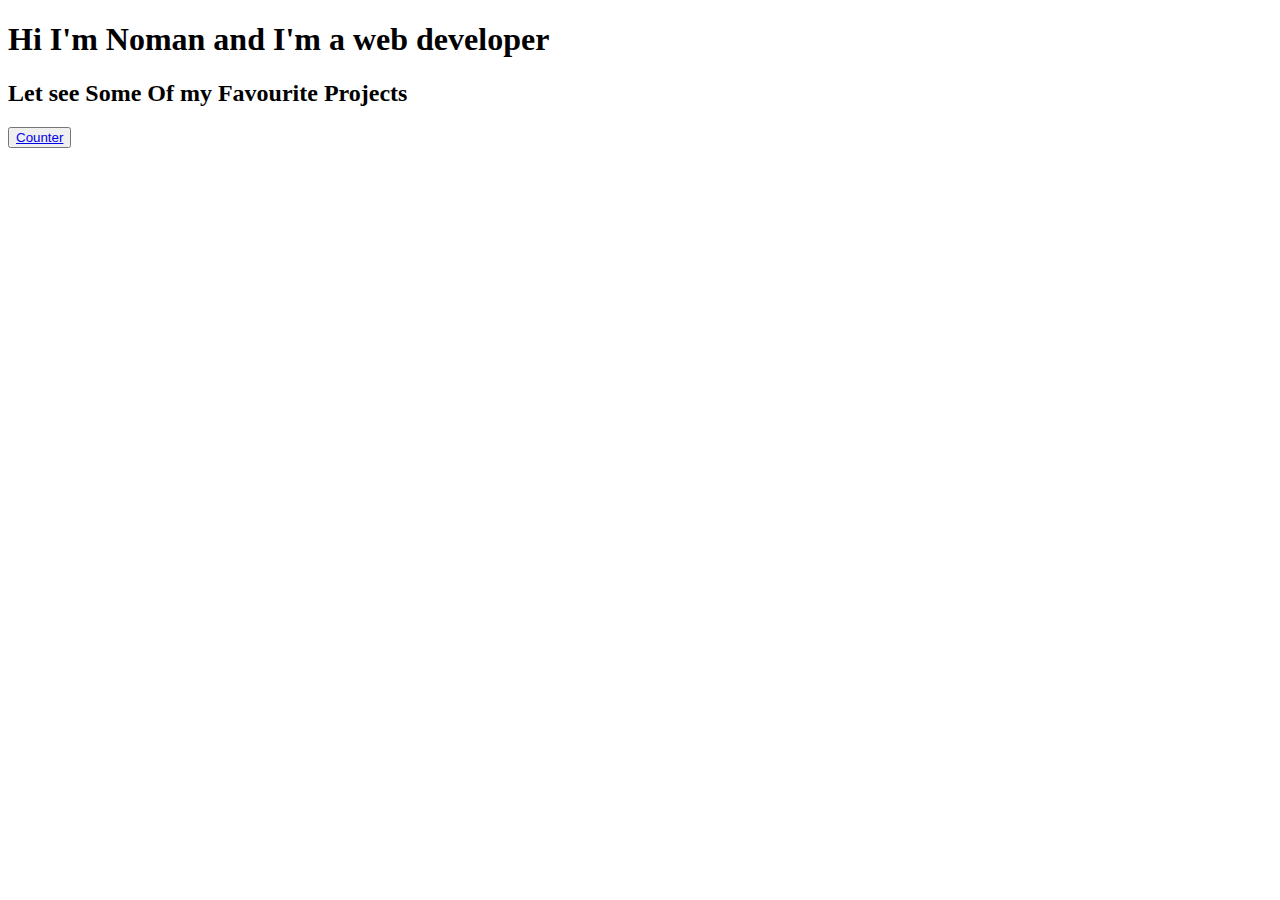
<file: Index.html>
<!DOCTYPE html>
<html lang="en">
<head>
    <meta charset="UTF-8">
    <meta http-equiv="X-UA-Compatible" content="IE=edge">
    <meta name="viewport" content="width=device-width, initial-scale=1.0">
    <title>Main Landing Page</title>
</head>
<body>
    <h1>Hi I'm Noman and I'm a web developer</h1>
    <h2>Let see Some Of my Favourite Projects</h2>
    <button>
        <a href="/Counter/index.html"> Counter </a>
    </button>
    <a href="/Blurry Loading/index.html"></a>
</body>
</html>
</file>
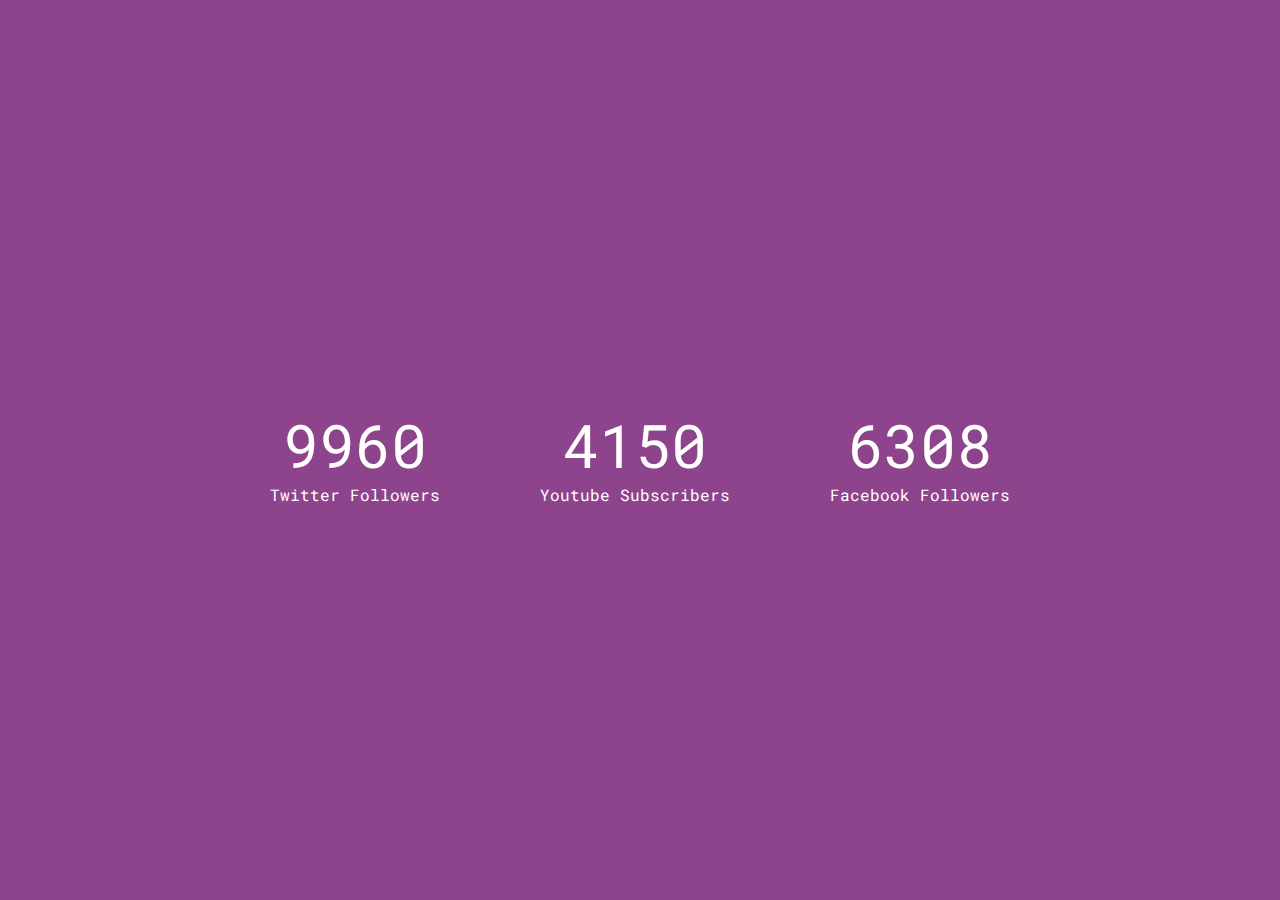
<file: Projects/Counter/index.html>
<!DOCTYPE html>
<html lang="en">
  <head>
    <meta charset="UTF-8" />
    <meta name="viewport" content="width=device-width, initial-scale=1.0" />
    <link rel="stylesheet" href="https://cdnjs.cloudflare.com/ajax/libs/font-awesome/5.14.0/css/all.min.css" integrity="sha512-1PKOgIY59xJ8Co8+NE6FZ+LOAZKjy+KY8iq0G4B3CyeY6wYHN3yt9PW0XpSriVlkMXe40PTKnXrLnZ9+fkDaog==" crossorigin="anonymous" />
    <link rel="stylesheet" href="style.css" />
    <title>Increment Counter</title>
  </head>
  <body>
    <div class="counter-container">
      <i class="fab fa-twitter fa-3x"></i>
      <div class="counter" data-target="12000"></div>
      <span>Twitter Followers</span>
    </div>
    <div class="counter-container">
      <i class="fab fa-youtube fa-3x"></i>
      <div class="counter" data-target="5000"></div>
      <span>Youtube Subscribers</span>
    </div>
    <div class="counter-container">
      <i class="fab fa-facebook fa-3x"></i>
      <div class="counter" data-target="7500"></div>
      <span>Facebook Followers</span>
    </div>
    <script src="script.js"></script>
  </body>
</html>
</file>
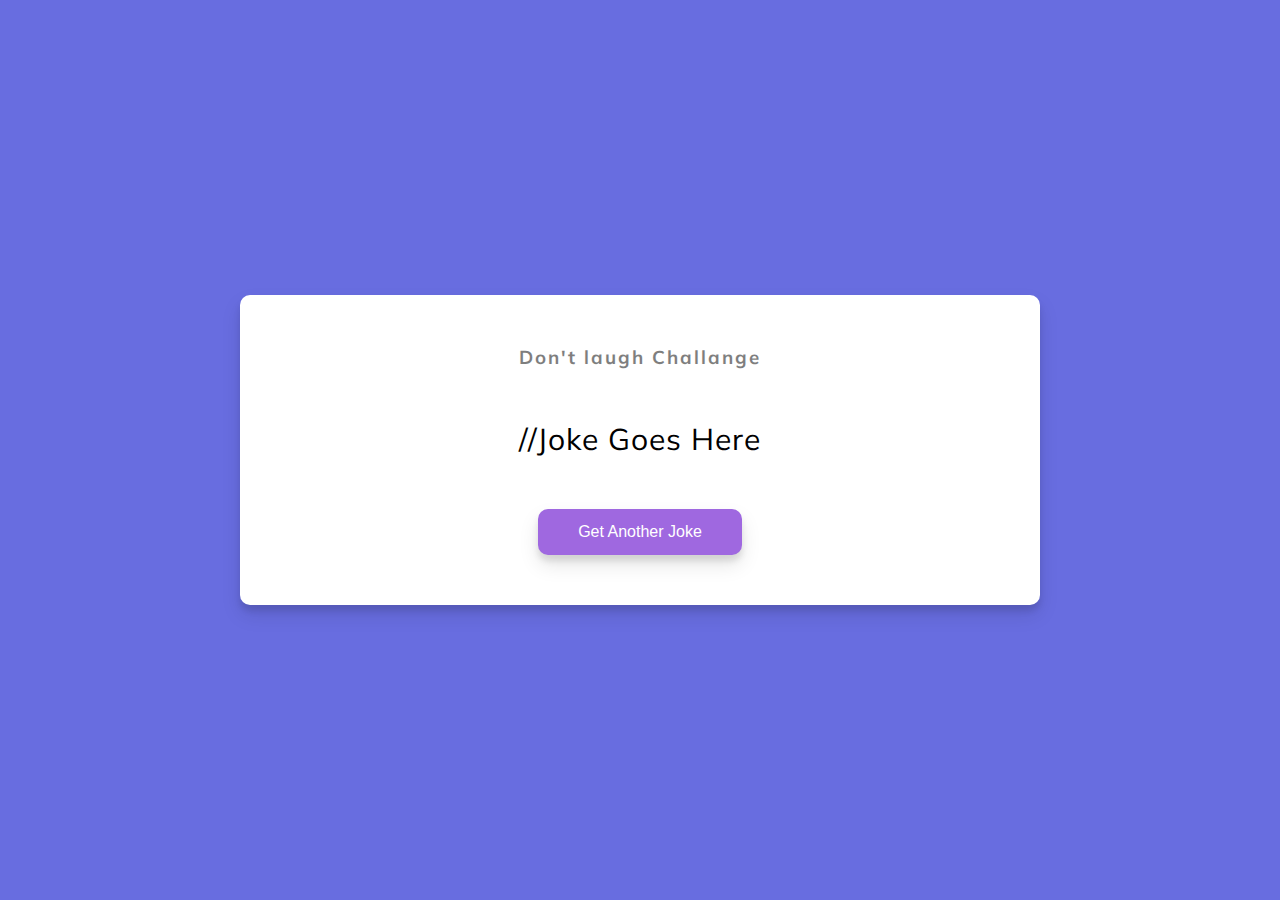
<file: Projects/Dad Jokes/index.html>
<!DOCTYPE html>
<html lang="en">

<head>
    <meta charset="UTF-8">
    <meta http-equiv="X-UA-Compatible" content="IE=edge">
    <meta name="viewport" content="width=device-width, initial-scale=1.0">
    <link rel="stylesheet" href="style.css">
    <title>Dad Jokes</title>
</head>

<body>
    <div class="container">
        <h3>Don't laugh Challange</h3>
        <div class="joke" id="joke">
            //Joke Goes Here
        </div>
        <button id="jokeBtn" class="btn">Get Another Joke</button>
    </div>
    <script src="main.js"></script>
</body>

</html>
</file>
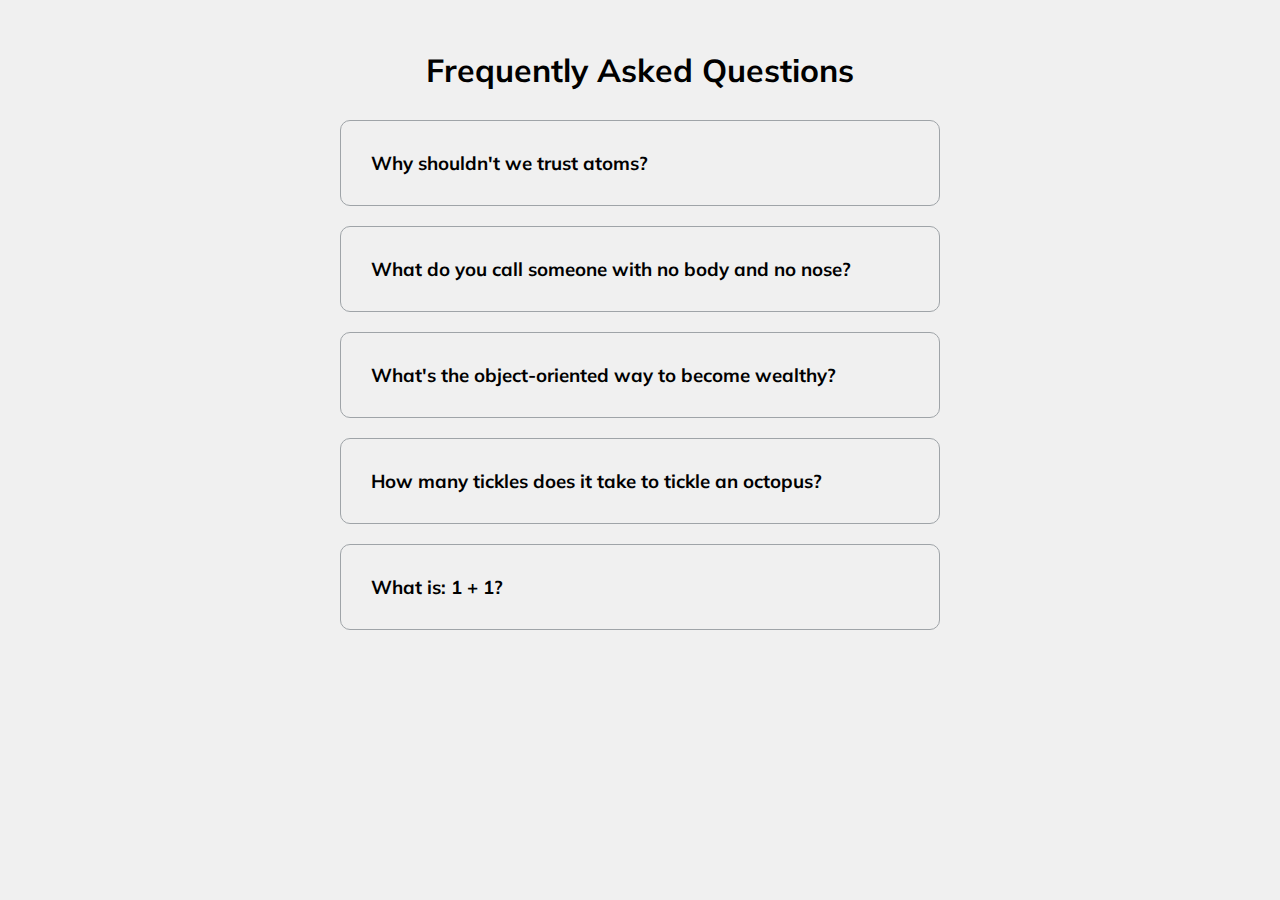
<file: Projects/FAQ/index.html>
<!DOCTYPE html>
<html lang="en">
  <head>
    <meta charset="UTF-8" />
    <meta name="viewport" content="width=device-width, initial-scale=1.0" />
    <link rel="stylesheet" href="https://cdnjs.cloudflare.com/ajax/libs/font-awesome/5.14.0/css/all.min.css" integrity="sha512-1PKOgIY59xJ8Co8+NE6FZ+LOAZKjy+KY8iq0G4B3CyeY6wYHN3yt9PW0XpSriVlkMXe40PTKnXrLnZ9+fkDaog==" crossorigin="anonymous" />
    <link rel="stylesheet" href="style.css" />
    <title>FAQ</title>
  </head>
  <body>
    <h1>Frequently Asked Questions</h1>
    <div class="faq-container">
      <div class="faq">
        <h3 class="faq-title">
          Why shouldn't we trust atoms?
        </h3>

        <p class="faq-text">
          They make up everything
        </p>

        <button class="faq-toggle">
          <i class="fas fa-chevron-down"></i>
          <i class="fas fa-times"></i>
        </button>
      </div>

      <div class="faq">
        <h3 class="faq-title">
          What do you call someone with no body and no nose?
        </h3>
        <p class="faq-text">
          Nobody knows.
        </p>
        <button class="faq-toggle">
          <i class="fas fa-chevron-down"></i>
          <i class="fas fa-times"></i>
        </button>
      </div>
      
      <div class="faq">
        <h3 class="faq-title">
          What's the object-oriented way to become wealthy?
        </h3>
        <p class="faq-text">
          Inheritance.
        </p>
        <button class="faq-toggle">
          <i class="fas fa-chevron-down"></i>
          <i class="fas fa-times"></i>
        </button>
      </div>
      
      <div class="faq">
        <h3 class="faq-title">
          How many tickles does it take to tickle an octopus?
        </h3>
        <p class="faq-text">
          Ten-tickles!
        </p>
        <button class="faq-toggle">
          <i class="fas fa-chevron-down"></i>
          <i class="fas fa-times"></i>
        </button>
      </div>
      
      <div class="faq">
        <h3 class="faq-title">
          What is: 1 + 1?
        </h3>
        <p class="faq-text">
          Depends on who are you asking.
        </p>
        <button class="faq-toggle">
          <i class="fas fa-chevron-down"></i>
          <i class="fas fa-times"></i>
        </button>
      </div>
    </div>
    <script src="script.js"></script>
  </body>
</html>
</file>
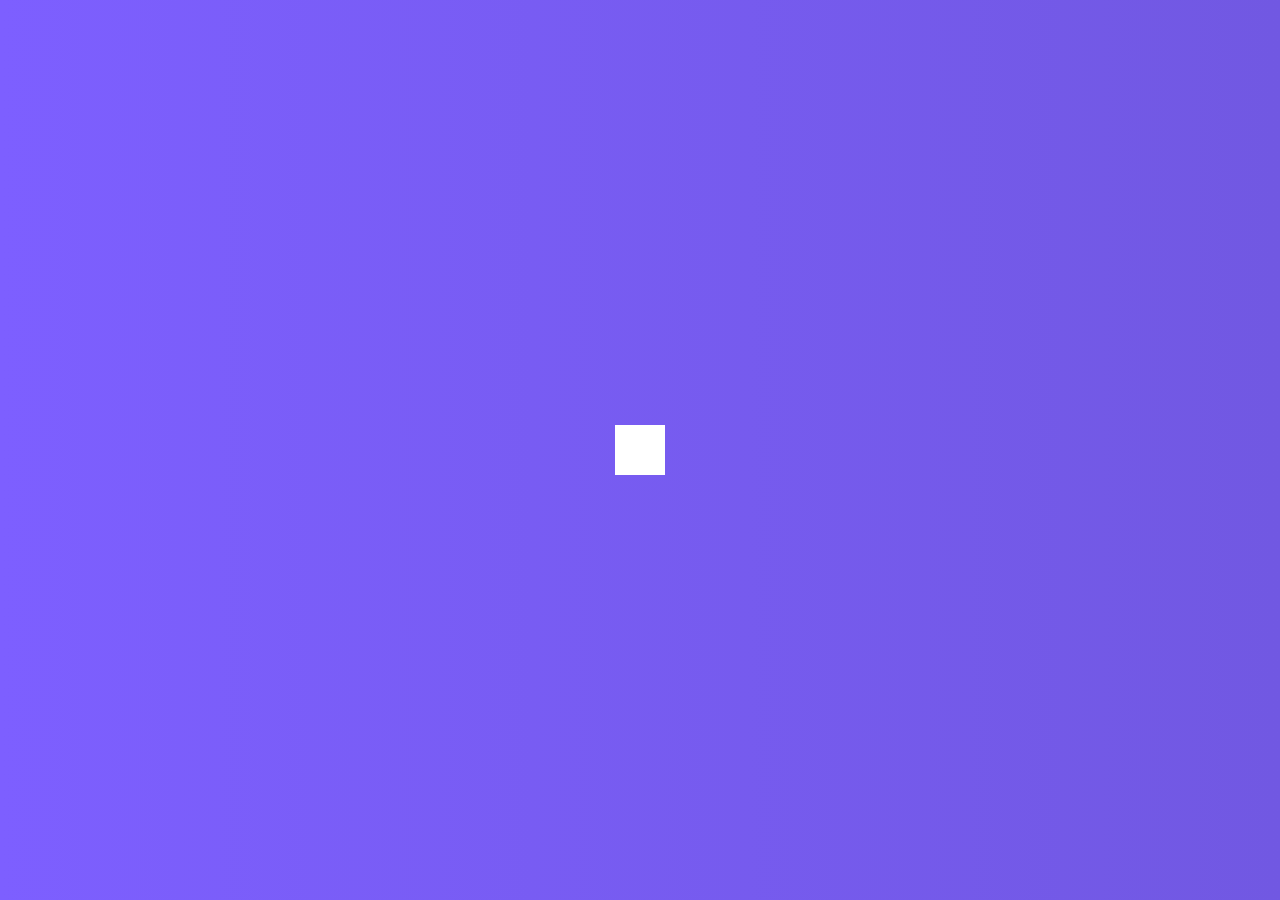
<file: Projects/Hidden Search Bar/index.html>
<!DOCTYPE html>
<html lang="en">
<head>
    <meta charset="UTF-8">
    <meta http-equiv="X-UA-Compatible" content="IE=edge">
    <meta name="viewport" content="width=device-width, initial-scale=1.0">
    <title>Hidden Search Bar</title>
    <link rel="stylesheet" href="https://cdnjs.cloudflare.com/ajax/libs/font-awesome/5.14.0/css/all.min.css" integrity="sha512-1PKOgIY59xJ8Co8+NE6FZ+LOAZKjy+KY8iq0G4B3CyeY6wYHN3yt9PW0XpSriVlkMXe40PTKnXrLnZ9+fkDaog==" crossorigin="anonymous" />
    <link rel="stylesheet" href="style.css">
</head>
<body>
    <div class="search">
        <input type="text" class="input" placeholder="Search..">
        <button class="btn">
            <i class="fa fa-search"></i>
        </button>
    </div>

    <script src="main.js"></script>
</body>
</html>
</file>
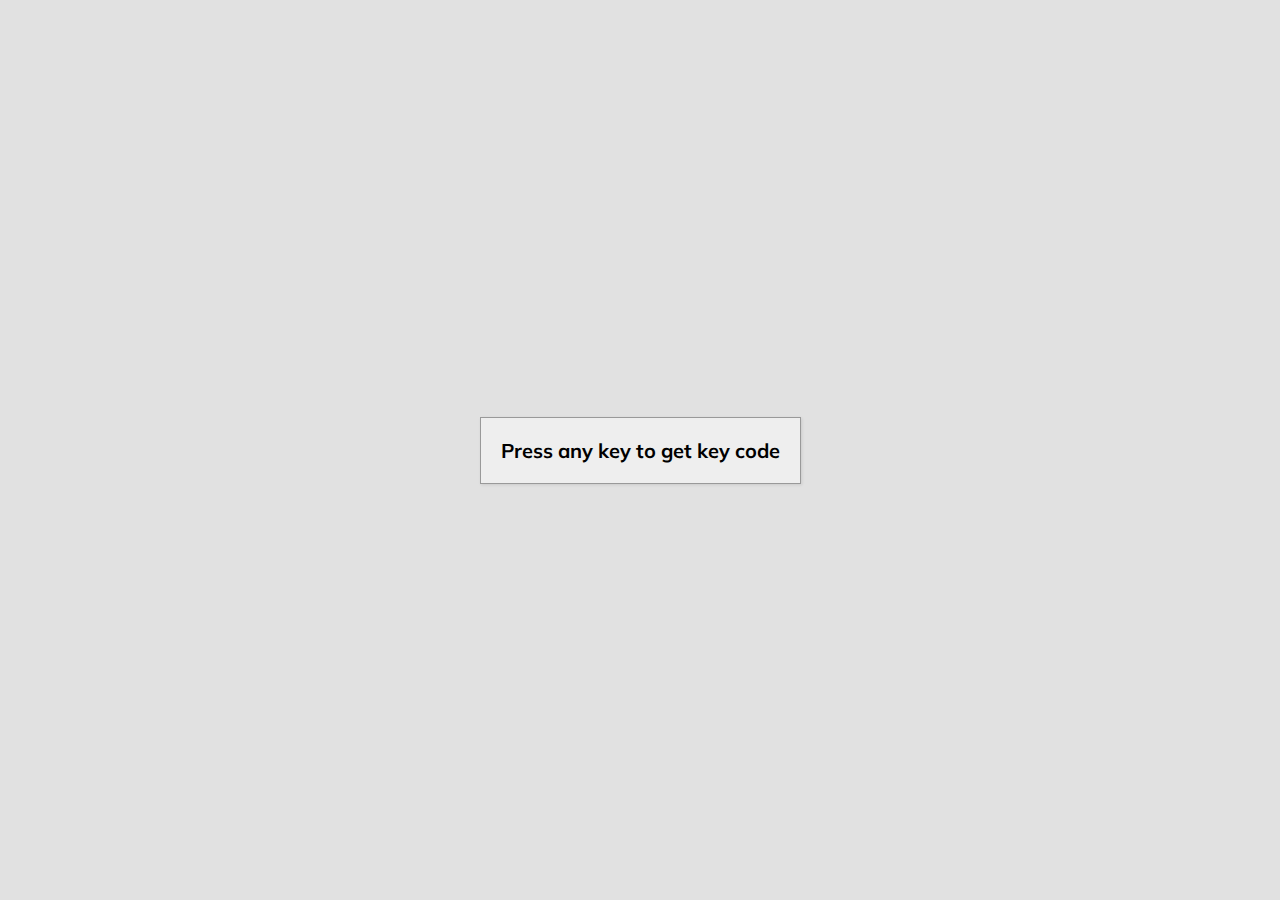
<file: Projects/Keycode/index.html>
<!DOCTYPE html>
<html lang="en">
<head>
    <meta charset="UTF-8">
    <meta http-equiv="X-UA-Compatible" content="IE=edge">
    <meta name="viewport" content="width=device-width, initial-scale=1.0">
    <title>Event keyCodes</title>
    <link rel="stylesheet" href="styl.css">
</head>
<body>
    <div class="insert" id="insert">
        <div class="key">
            Press any key to get key code
        </div>
    </div>


    <script src="main.js"></script>
</body>
</html>
</file>
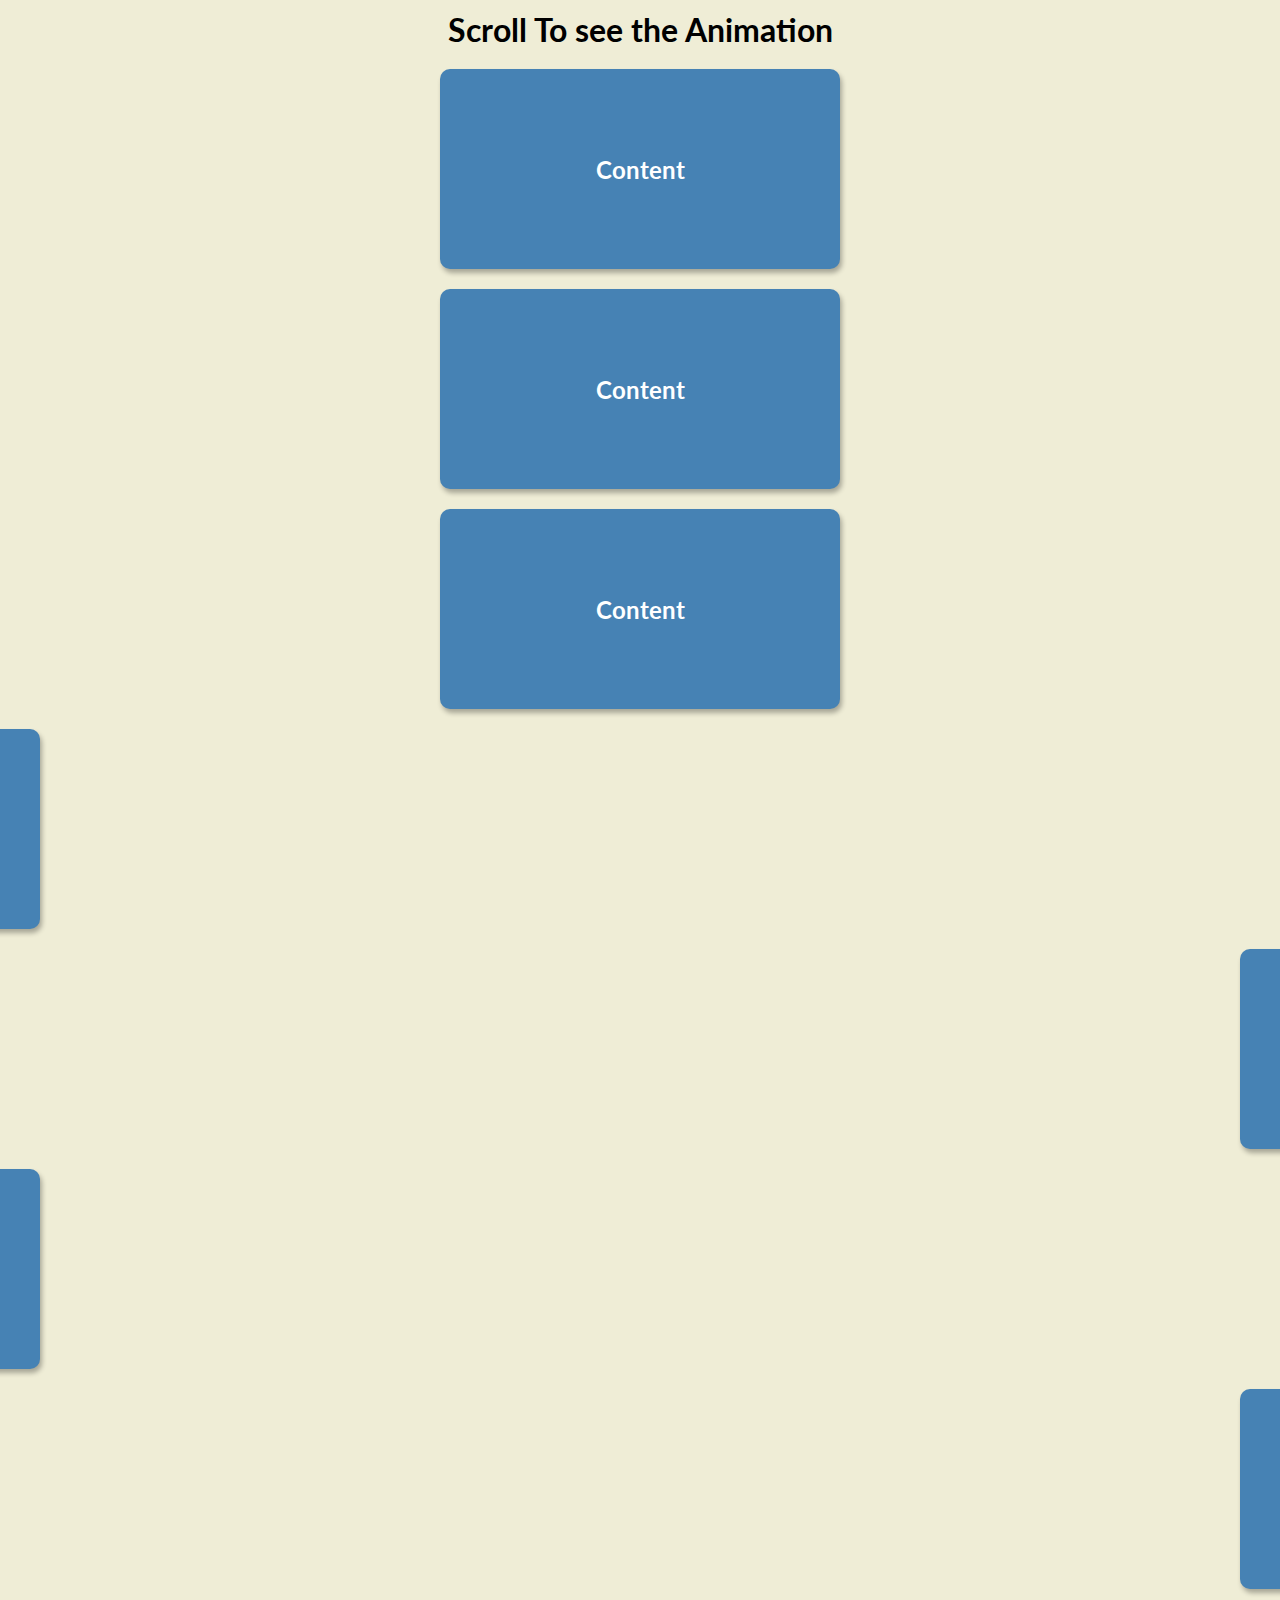
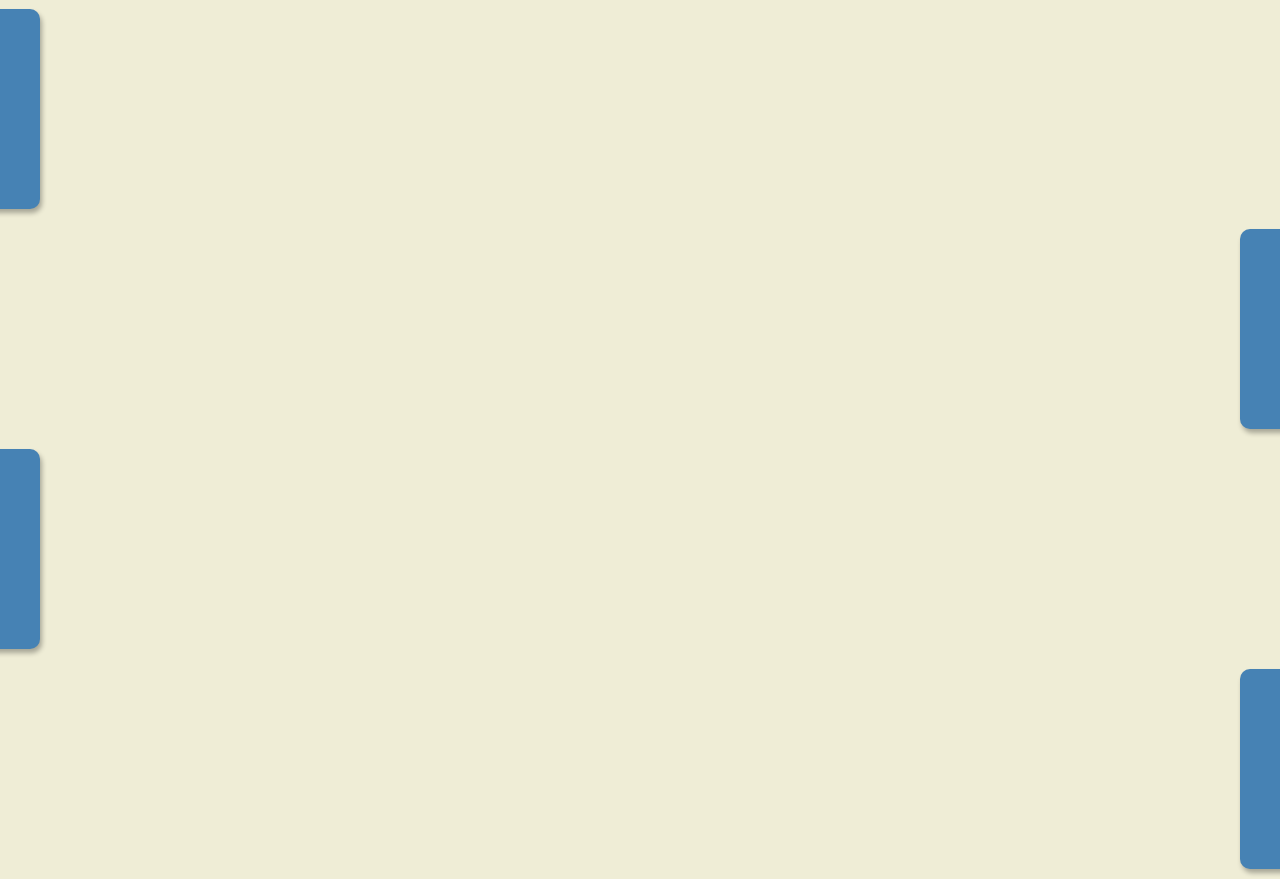
<file: Projects/Sliding Animation/index.html>
<!DOCTYPE html>
<html lang="en">
<head>
    <meta charset="UTF-8">
    <meta http-equiv="X-UA-Compatible" content="IE=edge">
    <meta name="viewport" content="width=device-width, initial-scale=1.0">
    <title>Scroll Animation</title>
    <link rel="stylesheet" href="https://cdnjs.cloudflare.com/ajax/libs/font-awesome/5.14.0/css/all.min.css" integrity="sha512-1PKOgIY59xJ8Co8+NE6FZ+LOAZKjy+KY8iq0G4B3CyeY6wYHN3yt9PW0XpSriVlkMXe40PTKnXrLnZ9+fkDaog==" crossorigin="anonymous" />
    <link rel="stylesheet" href="styl.css">
</head>
<body>

    <h1>Scroll To see the Animation</h1>
    <div class="box"><h2>Content</h2></div>
    <div class="box"><h2>Content</h2></div>
    <div class="box"><h2>Content</h2></div>
    <div class="box"><h2>Content</h2></div>
    <div class="box"><h2>Content</h2></div>
    <div class="box"><h2>Content</h2></div>
    <div class="box"><h2>Content</h2></div>
    <div class="box"><h2>Content</h2></div>
    <div class="box"><h2>Content</h2></div>
    <div class="box"><h2>Content</h2></div>
    <div class="box"><h2>Content</h2></div>

    <script src="main.js"></script>
</body>
</html>
</file>
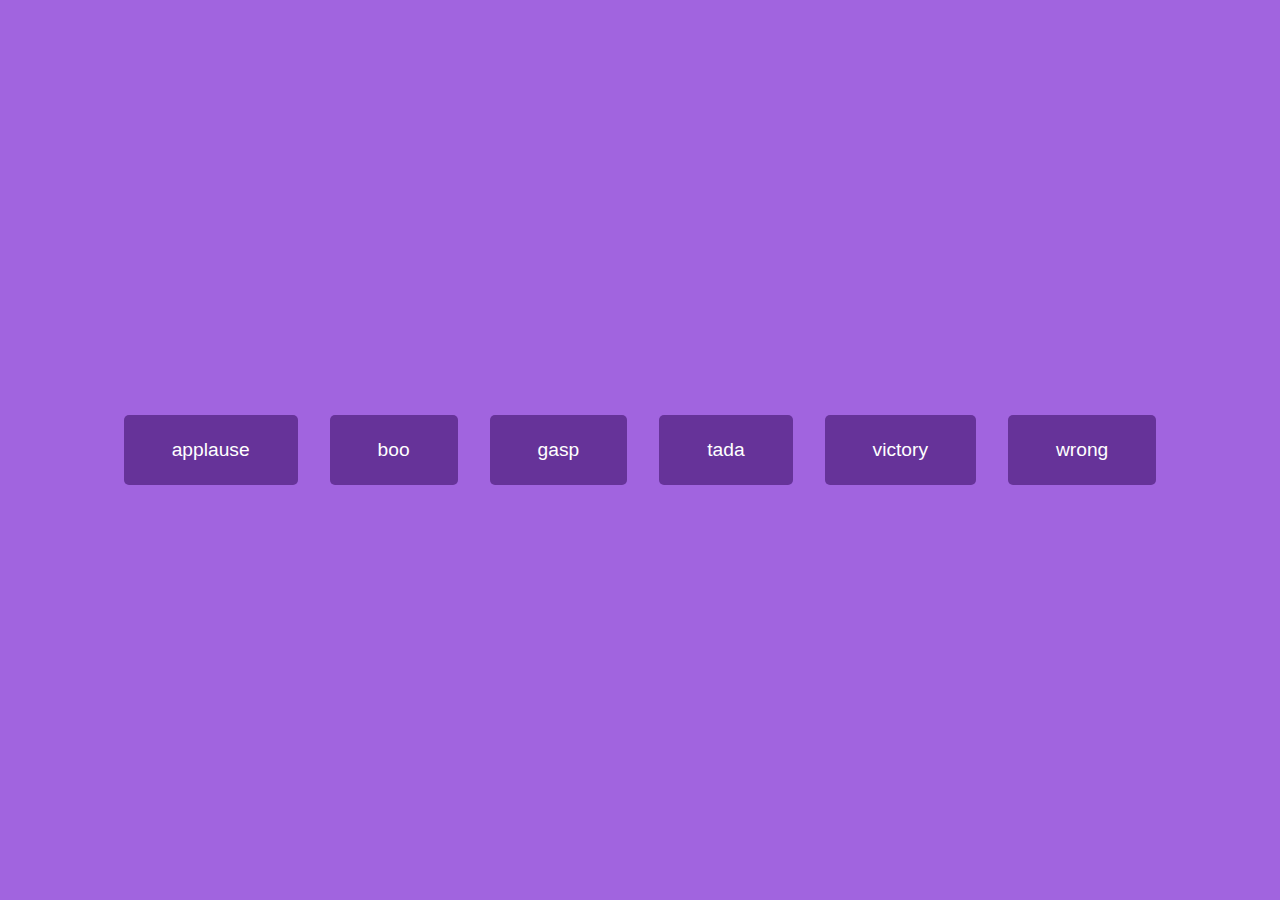
<file: Projects/Sound Board/index.html>
<!DOCTYPE html>
<html lang="en">

<head>
    <meta charset="UTF-8">
    <meta http-equiv="X-UA-Compatible" content="IE=edge">
    <meta name="viewport" content="width=device-width, initial-scale=1.0">
    <link rel="stylesheet" href="style.css">
    <title>Sound Board</title>
</head>

<body>
    <audio src="sounds/applause.mp3" id="applause"></audio>
    <audio src="sounds/boo.mp3" id="boo"></audio>
    <audio src="sounds/gasp.mp3" id="gasp"></audio>
    <audio src="sounds/tada.mp3" id="tada"></audio>
    <audio src="sounds/victory.mp3" id="victory"></audio>
    <audio src="sounds/wrong.mp3" id="wrong"></audio>

    <div id="buttons"></div>

    <script src="main.js"></script>
</body>

</html>
</file>
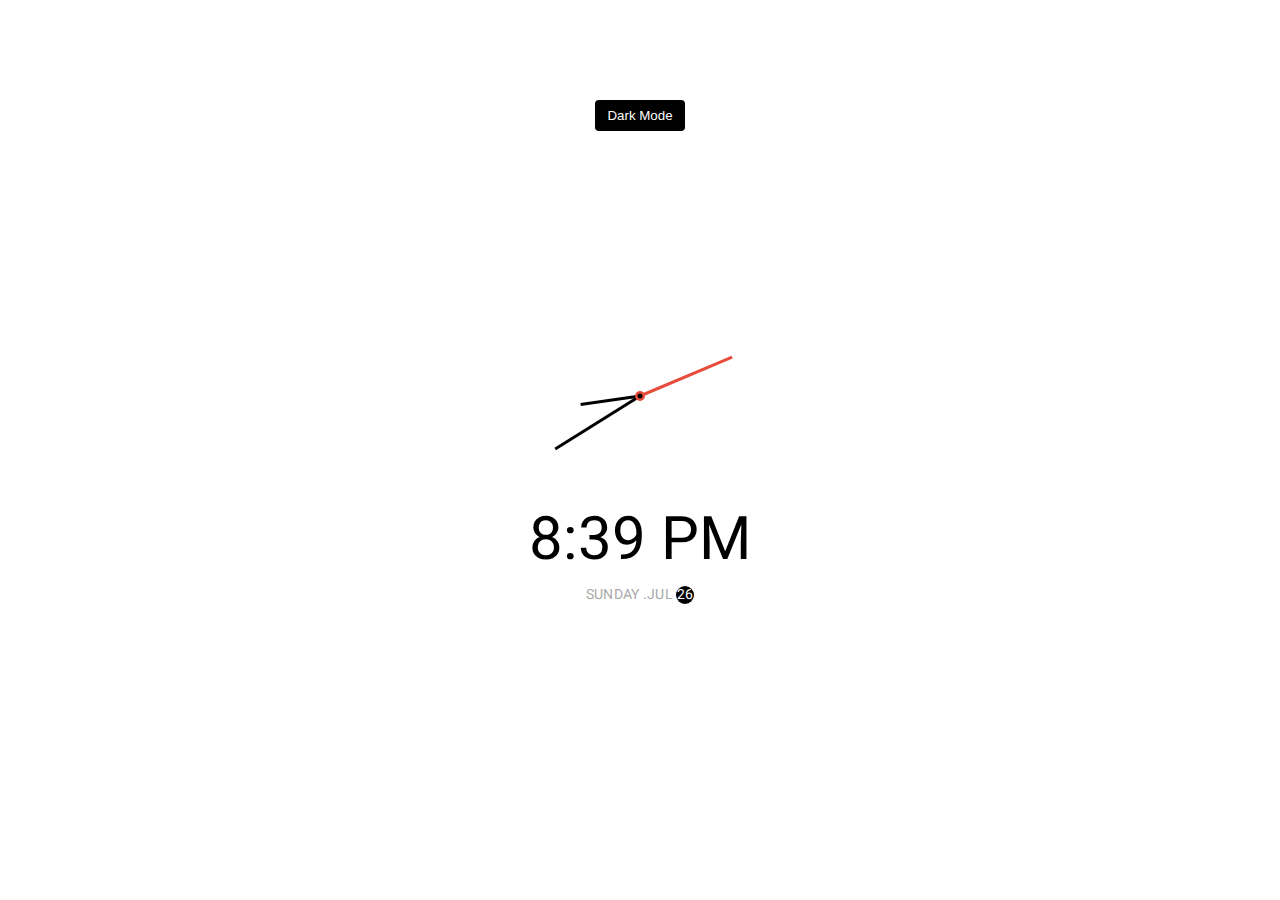
<file: Projects/Theme Clock/index.html>
<!DOCTYPE html>
<html lang="en">
  <head>
    <meta charset="UTF-8" />
    <meta name="viewport" content="width=device-width, initial-scale=1.0" />
    <link rel="stylesheet" href="https://cdnjs.cloudflare.com/ajax/libs/font-awesome/5.14.0/css/all.min.css" integrity="sha512-1PKOgIY59xJ8Co8+NE6FZ+LOAZKjy+KY8iq0G4B3CyeY6wYHN3yt9PW0XpSriVlkMXe40PTKnXrLnZ9+fkDaog==" crossorigin="anonymous" />
    <link rel="stylesheet" href="style.css" />
    <title>Theme Clock</title>
  </head>
  <body>
    <button class="toggle">
      Dark Mode
    </button>
    <div class="clock-container">
      <div class="clock">
        <div class="needle hour"></div>
        <div class="needle minute"></div>
        <div class="needle second"></div>
        <div class="center-point"></div>
      </div>
      <div class="time"></div>
      <div class="date"> <span class="circle"></span></div>
    </div>
    <script src="script.js"></script>
  </body>
</html>
</file>
<file: Projects/Counter/style.css>
@import url('https://fonts.googleapis.com/css?family=Roboto+Mono&display=swap');

* {
  box-sizing: border-box;
}

body {
  font-family: 'Roboto Mono', sans-serif;
  background-color: #8e448d;
  color: white;
  display: flex;
  align-items: center;
  justify-content: center;
  height: 100vh;
  overflow: hidden;
  margin: 0;
}
.counter-container{
    display: flex;
    flex-direction: column;
    justify-content: center;
    margin: 30px 50px;
    text-align: center;
}
.counter{
    font-size: 60px;
    margin-top: 10px;
}
@media (max-width: 580px){
    body{
        flex-direction: column;
    }
}
</file>
<file: Projects/Dad Jokes/style.css>
@import url('https://fonts.googleapis.com/css?family=Muli&display=swap');

* {
  box-sizing: border-box;
}

body {
  font-family: 'Muli', sans-serif;
  background-color: #686de0;
  display: flex;
  justify-content: center;
  align-items: center;
  height: 100vh;
  overflow: hidden;
  margin: 0;
  padding: 20px;
}
.container{
    background-color: #fff;
    border-radius: 10px;
    box-shadow: 0 10px 20px rgba(0,0,0,0.1), 0 6px 6px rgba(0,0,0,0.1);
    padding: 50px 20px;
    text-align: center;
    max-width: 100%;
    width: 800px;
}
h3{
    margin: 0;
    opacity: 0.5;
    letter-spacing: 2px;

}
.joke{
    font-size: 30px;
    letter-spacing: 1px;
    line-height: 40px;
    margin: 50px auto;
    max-width: 600px;
}
.btn{
    background-color: #9f68e0;
    border: none;
    border-radius: 10px;
    color: white;
    box-shadow: 0 10px 20px rgba(0,0,0,0.1), 0 6px 6px rgba(0,0,0,0.1);
    padding: 14px 40px;
    font-size: 16px;
    cursor: pointer;
}
.btn:active{
    transform: scale(0.95);
}
.btn:focus{
    outline: none;
}
</file>
<file: Projects/FAQ/style.css>
@import url('https://fonts.googleapis.com/css?family=Muli&display=swap');

* {
  box-sizing: border-box;
}

body {
  font-family: 'Muli', sans-serif;
  background-color: #f0f0f0;
}
h1{
    margin: 50px 0 30px;
    text-align: center;
}
.faq-container{
    max-width: 600px;
    margin: 0 auto;
}
.faq{
    background-color: transparent;
    border: 1px solid #9fa4a8;
    border-radius: 10px;
    margin: 20px 0;
    padding: 30px;
    position: relative;
    overflow: hidden;
    transition: 0.3s ease;
}
.faq.active{
    background-color: white;
    box-shadow: 0 3px 6px rgba(0, 0, 0, 0.1), 0 3px 6px rgba(0, 0, 0, 0.1);
}
.faq.active::before, .faq.active::after{
    content: "\f075";
    font-family: 'Font Awesome 5 Free';
    color: #2ecc71;
    font-size: 7rem;
    position: absolute;
    opacity: 0.2;
    top: 20px;
    left: 20px;
    z-index: 0;
}
.faq.active::before{
    color: #3498db;
    top: -10px;
    left: -30px;
    transform: rotateY(180deg);
}
.faq-title{
    margin: 0 35px 0 0;

}
.faq-text{
    display: none;
    margin: 30px 0 0;
}
.faq.active .faq-text{
    display: block;
}
.faq-toggle{
    background-color: transparent;
    border: none;
    cursor: pointer;
    display: flex;
    align-items: center;
    justify-content: center;
    font-size: 16px;
    padding: 0;
    position: absolute;
    border-radius: 50%;
    top: 30px;
    right: 30px;
    height: 30px;
    width: 30px;
}
.faq-toggle .fa-times{
    display: none;
}
.faq.active .faq-toggle .fa-times{
    display: block;
    color: white;
}
.faq.active .faq-toggle .fa-chevron-down{
    display: none;
}
.faq-toggle:focus{
    outline: none;
}
.faq.active .faq-toggle{
    background-color: #9fa4a8;
}
</file>
<file: Projects/Hidden Search Bar/style.css>
@import url('https://fonts.googleapis.com/css?family=Lato&display=swap');

* {
  box-sizing: border-box;
}

body {
    background-image: linear-gradient(90deg, #7d5fff, #7158e2);
  font-family: 'Lato', sans-serif;
  display: flex;
  align-items: center;
  justify-content: center;
  height: 100vh;
  overflow-x: hidden;
  margin: 0;
}
.search{
    position: relative;
    height: 50px;
}
.search .input{
    background: white;
    border: 0;
    font-size: 18px;
    font-size: 15px;
    height: 50px;
    width: 50px;
    transition: width 0.3s ease;
}
.btn{
    background-color: white;
    border: 0;
    cursor: pointer;
    font-size: 24px;
    position: absolute;
    top: 0;
    left: 0;
    height: 50px;
    width: 50px;
    transition: transform 0.3s ease;
}
.btn:focus, .input:focus{
    outline: none
}
.search.active .input{
    width: 200px;
}
.search.active .btn{
    transform: translateX(198px);
}
</file>
<file: Projects/Keycode/styl.css>
@import url('https://fonts.googleapis.com/css?family=Muli&display=swap');

* {
  box-sizing: border-box;
}

body {
  background-color: #e1e1e1;
  font-family: 'Muli', sans-serif;
  display: flex;
  align-items: center;
  justify-content: center;
  margin: 0;
  height: 100vh;
  overflow-x: hidden;
  text-align: center;
}
.key{
  border: 1px solid #999;
  background-color: #eee;
  box-shadow: 1px 1px 3px rgba(0, 0, 0, 0.1);
  display: inline-flex;
  align-items: center;
  font-size: 20px;
  padding: 20px;
  font-weight: bold;
  flex-direction: column;
  margin: 10px;
  min-width: 150px;
  position: relative;
}
.key small{
  position: absolute;
  top: -24px;
  left: 0;
  text-align: center;
  width: 100%;
  color: #555;
  font-size: 14px;
}
</file>
<file: Projects/Sliding Animation/styl.css>
@import url('https://fonts.googleapis.com/css?family=Lato&display=swap');

* {
  box-sizing: border-box;
}

body {
  background-color: #efedd6;
  font-family: 'Lato', sans-serif;
  display: flex;
  flex-direction: column;
  align-items: center;
  justify-content: center;
  margin: 0;
  overflow-x: hidden;
}
h1{
  margin: 10px;
}
.box{
  background-color: steelblue;
  color: #fff;
  display: flex;
  justify-content: center;
  align-items: center;
  width: 400px;
  height: 200px;
  margin: 10px;
  border-radius: 10px;
  box-shadow: 2px 4px 5px rgba(0, 0, 0, 0.3);
  transform: translateX(200%);
  transition: transform 0.4s ease;
}
.box:nth-last-of-type(even){
  transform: translateX(-200%);
}
.box.show{
  transform: translateX(0);
}
</file>
<file: Projects/Sound Board/style.css>
@import url('https://fonts.googleapis.com/css?family=Poppins:wght@200;400&display=swap');

* {
  box-sizing: border-box;
}

body {
  font-family: 'Muli', sans-serif;
  background-color:rgb(161, 100, 223);
  color: #fff;
  display: flex;
  flex-wrap: wrap;
  height: 100vh;
  text-align: center;
  justify-content: center;
  align-items: center;
  margin: 0;
}
.btn{
    background-color: rebeccapurple;
    border-radius: 5px;
    border: none;
    color: white;
    margin: 1rem;
    padding: 1.5rem 3rem;
    font-size: 1.2rem;
    cursor: pointer;
    font-family: inherit;
}
.btn:focus{
    outline: none;

}
.btn:hover{
    opacity: 0.9s;
}
</file>
<file: Projects/Theme Clock/style.css>
@import url('https://fonts.googleapis.com/css?family=Heebo:300&display=swap');
:root{
    --primary-color: #000;
    --secondary-color: #fff
}
* {
    box-sizing: border-box;
}

html.dark{
    --primary-color: #fff;
    --secondary-color: #333;
}
html{
    transition: all 0.5s ease-in;
}
html.dark{
    background-color: #111;
    color: var(--primary-color);
}

body {
    font-family: 'Heebo', sans-serif;
    display: flex;
    align-items: center;
    justify-content: center;
    margin: 0;
    overflow: hidden;
    height: 100vh;
}
.toggle{
    background-color: var(--primary-color);
    color: var(--secondary-color);
    border: none;
    border-radius: 4px;
    padding: 8px 12px;
    position: absolute;
    cursor: pointer;
    top: 100px;
}
.toggle:focus{
    outline: none;
}
.clock-container{
    display: flex;
    flex-direction: column;
    justify-content: space-between;
    align-items: center;
}
.clock{
    position: relative;
    width: 200px;
    height: 200px;
}
.needle{
    background-color:var(--primary-color);
    position: absolute;
    top: 50%;
    left: 50%;
    height: 60px;
    width: 3px;
    transform-origin: bottom center;
    transition: all 0.5s ease-in;

}

.needle.hour{
    transform: translate(-50%, -100%) rotate(0deg);
}
.needle.minute{
    transform: translate(-50%, -100%) rotate(0deg);
    height: 100px;
}
.needle.second{
    transform: translate(-50%, -100%) rotate(0deg);
    height: 100px;
    background-color: #e74c3c;
}
.center-point{
    background-color: #e74c3c;
    width: 10px;
    height: 10px;
    position: absolute;
    top: 50%;
    left: 50%;
    transform: translate(-50%, -50%);
    border-radius: 50%;
}
.center-point::after{
    content: "";
    background-color: var(--primary-color);
    width: 5px;
    height: 5px;
    position: absolute;
    top: 50%;
    left: 50%;
    transform: translate(-50%, -50%);
    border-radius: 50%;
}
.time{
    font-size: 60px;
    
}
.date{
    font-size: 14px;
    text-transform: uppercase;
    letter-spacing: 0.3px;
    color: #aaa;
}
.date .circle{
    background-color: var(--primary-color) ;
    color: var(--secondary-color);
    border-radius: 50%;
    height: 18px;
    width: 18px;
    display: inline-flex;
    align-items: center;
    justify-content: center;
    line-height: 18px;
    transition: all 0.5 ease-in;
}
</file>
